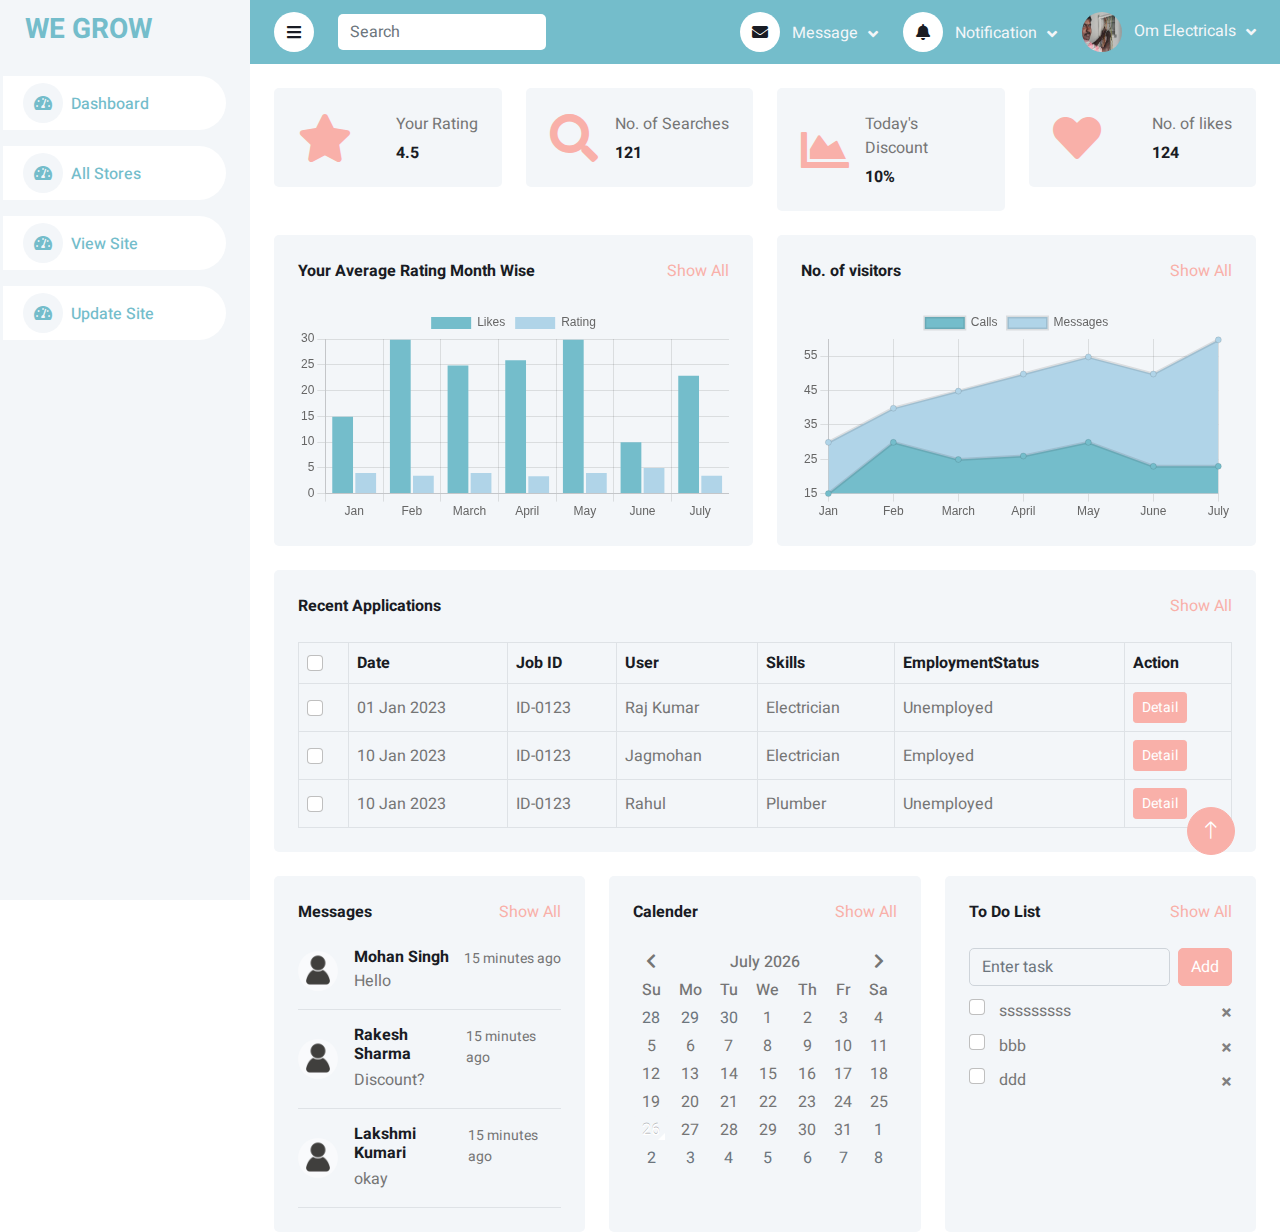
<file: Source Files/Dashboard-WeGrow/index.html>
<!DOCTYPE html>
<html lang="en">

<head>
    <meta charset="utf-8">
    <title>WE-GROW DASHBOARD</title>
    <meta content="width=device-width, initial-scale=1.0" name="viewport">
    <meta content="" name="keywords">
    <meta content="" name="description">

    <!-- Favicon -->
    <link href="img/favicon.ico" rel="icon">

    <!-- Google Web Fonts -->
    <link rel="preconnect" href="https://fonts.googleapis.com">
    <link rel="preconnect" href="https://fonts.gstatic.com" crossorigin>
    <link href="https://fonts.googleapis.com/css2?family=Heebo:wght@400;500;600;700&display=swap" rel="stylesheet">
    
    <!-- Icon Font Stylesheet -->
    <link href="https://cdnjs.cloudflare.com/ajax/libs/font-awesome/5.10.0/css/all.min.css" rel="stylesheet">
    <link href="https://cdn.jsdelivr.net/npm/bootstrap-icons@1.4.1/font/bootstrap-icons.css" rel="stylesheet">

    <!-- Libraries Stylesheet -->
    <link href="lib/owlcarousel/assets/owl.carousel.min.css" rel="stylesheet">
    <link href="lib/tempusdominus/css/tempusdominus-bootstrap-4.min.css" rel="stylesheet" />

    <!-- Customized Bootstrap Stylesheet -->
    <link href="css/bootstrap.min.css" rel="stylesheet">

    <!-- Template Stylesheet -->
    <link href="css/style.css" rel="stylesheet">
</head>

<body>
    <div class="container-xxl position-relative bg-white d-flex p-0">
        <!-- Spinner Start -->
        <div id="spinner" class="show bg-white position-fixed translate-middle w-100 vh-100 top-50 start-50 d-flex align-items-center justify-content-center">
            <div class="spinner-border text-primary" style="width: 3rem; height: 3rem;" role="status">
                <span class="sr-only">Loading...</span>
            </div>
        </div>
        <!-- Spinner End -->


        <!-- Sidebar Start -->
        <div class="sidebar pe-4 pb-3" style="color:#74BDCB;">
            <nav class="navbar bg-light navbar-light" style="color:#74BDCB;">
                <a href="index.html" class="navbar-brand mx-4 mb-3">
                    <h3 style="color:#74BDCB; margin-left:0.5% ;" class="ml-2 text-center">WE GROW</h3>
                </a>
                <div class="navbar-nav w-100" style="color:#74BDCB;">
                    <a href="index.html" class="nav-item nav-link active" style="color:#74BDCB;"><i class="fa fa-tachometer-alt me-2" style="color:#74BDCB;"></i>Dashboard</a>
                </div>
                <div class="navbar-nav w-100 mt-3" style="color:#74BDCB;">
                    <a href="C:\xampp\htdocs\ip_front\home.html" class="nav-item nav-link active" style="color:#74BDCB;"><i class="fa fa-tachometer-alt me-2" style="color:#74BDCB;"></i>All Stores</a>
                </div>
                <div class="navbar-nav w-100 mt-3" style="color:#74BDCB;">
                    <a href="C:\xampp\htdocs\ip_front\display.php" class="nav-item nav-link active" style="color:#74BDCB;"><i class="fa fa-tachometer-alt me-2" style="color:#74BDCB;"></i>View Site</a>
                </div>
                <div class="navbar-nav w-100 mt-3" style="color:#74BDCB;">
                    <a href="C:\xampp\htdocs\ip_front\ip_update" class="nav-item nav-link active" style="color:#74BDCB;"><i class="fa fa-tachometer-alt me-2" style="color:#74BDCB;"></i>Update Site</a>
                </div>
            </nav>
        </div>
        <!-- Sidebar End -->


        <!-- Content Start -->
        <div class="content">
            <!-- Navbar Start -->
            <nav class="navbar navbar-expand  sticky-top px-4 py-0"  data-bs-theme="dark" style="background-color:#74BDCB; color:white;">
                <a href="index.html" class="navbar-brand d-flex d-lg-none me-4">
                    <h2 class="text-primary mb-0"><i class="fa fa-hashtag"></i></h2>
                </a>
                <a href="#" class="sidebar-toggler flex-shrink-0">
                    <i class="fa fa-bars text-dark" ></i>
                </a>
                <form class="d-none d-md-flex ms-4">
                    <input class="form-control border-0" type="search" placeholder="Search">
                </form>
                <div class="navbar-nav align-items-center ms-auto">
                    <div class="nav-item dropdown">
                        <a href="#" class="nav-link dropdown-toggle text-light" data-bs-toggle="dropdown">
                            <i class="fa fa-envelope me-lg-2 text-dark"></i>
                            <span class="d-none d-lg-inline-flex text-light">Message</span>
                        </a>
                        <div class="dropdown-menu dropdown-menu-end bg-light border-0 rounded-0 rounded-bottom m-0">
                            <a href="#" class="dropdown-item">
                                <div class="d-flex align-items-center">
                                    <img class="rounded-circle" src="img/user.jpg" alt="" style="width: 40px; height: 40px;">
                                    <div class="ms-2">
                                        <h6 class="fw-normal mb-0">Another user send you a message</h6>
                                        <small>15 minutes ago</small>
                                    </div>
                                </div>
                            </a>
                            <hr class="dropdown-divider">
                            <a href="#" class="dropdown-item">
                                <div class="d-flex align-items-center">
                                    <img class="rounded-circle" src="img/user.jpg" alt="" style="width: 40px; height: 40px;">
                                    <div class="ms-2">
                                        <h6 class="fw-normal mb-0">Another user send you a message</h6>
                                        <small>15 minutes ago</small>
                                    </div>
                                </div>
                            </a>
                            <hr class="dropdown-divider">
                            <a href="#" class="dropdown-item">
                                <div class="d-flex align-items-center">
                                    <img class="rounded-circle" src="img/user.jpg" alt="" style="width: 40px; height: 40px;">
                                    <div class="ms-2">
                                        <h6 class="fw-normal mb-0">Another user send you a message</h6>
                                        <small>15 minutes ago</small>
                                    </div>
                                </div>
                            </a>
                            <hr class="dropdown-divider">
                            <a href="#" class="dropdown-item text-center">See all message</a>
                        </div>
                    </div>
                    <div class="nav-item dropdown">
                        <a href="#" class="nav-link dropdown-toggle text-light" data-bs-toggle="dropdown">
                            <i class="fa fa-bell me-lg-2 text-dark"></i>
                            <span class="d-none d-lg-inline-flex text-light">Notification</span>
                        </a>
                        <div class="dropdown-menu dropdown-menu-end bg-light border-0 rounded-0 rounded-bottom m-0">
                            <a href="#" class="dropdown-item">
                                <h6 class="fw-normal mb-0">Profile updated</h6>
                                <small>15 minutes ago</small>
                            </a>
                            <hr class="dropdown-divider">
                            <a href="#" class="dropdown-item">
                                <h6 class="fw-normal mb-0">New application for job</h6>
                                <small>15 minutes ago</small>
                            </a>
                            <hr class="dropdown-divider">
                            <a href="#" class="dropdown-item">
                                <h6 class="fw-normal mb-0">Password changed</h6>
                                <small>15 minutes ago</small>
                            </a>
                            <hr class="dropdown-divider">
                            <a href="#" class="dropdown-item text-center">See all notifications</a>
                        </div>
                    </div>
                    <div class="nav-item dropdown">
                        <a href="#" class="nav-link dropdown-toggle text-light" data-bs-toggle="dropdown">
                            <img class="rounded-circle me-lg-2" src="img/user.jpeg" alt="" style="width: 40px; height: 40px;">
                            <span class="d-none d-lg-inline-flex text-light">Om Electricals</span>
                        </a>
                        <div class="dropdown-menu dropdown-menu-end bg-light border-0 rounded-0 rounded-bottom m-0">
                            <a href="#" class="dropdown-item">My Profile</a>
                            <a href="#" class="dropdown-item">Settings</a>
                            <a href="#" class="dropdown-item">Log Out</a>
                        </div>
                    </div>
                </div>
            </nav>
            <!-- Navbar End -->


            
            <div class="container-fluid pt-4 px-4">
                <div class="row g-4">
                    <div class="col-sm-6 col-xl-3">
                        <div class="bg-light rounded d-flex align-items-center justify-content-between p-4">
                            <i class="fa fa-star fa-3x text-primary"></i>
                            <div class="ms-3">
                                <p class="mb-2">Your Rating</p>
                                <h6 class="mb-0">4.5</h6>
                            </div>
                        </div>
                    </div>
                    <div class="col-sm-6 col-xl-3">
                        <div class="bg-light rounded d-flex align-items-center justify-content-between p-4">
                            <i class="fa fa-search fa-3x text-primary"></i>
                            <div class="ms-3">
                                <p class="mb-2">No. of Searches</p>
                                <h6 class="mb-0">121</h6>
                            </div>
                        </div>
                    </div>
                    <div class="col-sm-6 col-xl-3">
                        <div class="bg-light rounded d-flex align-items-center justify-content-between p-4">
                            <i class="fa fa-chart-area fa-3x text-primary"></i>
                            <div class="ms-3">
                                <p class="mb-2">Today's Discount</p>
                                <h6 class="mb-0">10%</h6>
                            </div>
                        </div>
                    </div>
                    <div class="col-sm-6 col-xl-3">
                        <div class="bg-light rounded d-flex align-items-center justify-content-between p-4">
                            <i class="fa fa-heart fa-3x text-primary"></i>
                            <div class="ms-3">
                                <p class="mb-2">No. of likes</p>
                                <h6 class="mb-0">124</h6>
                            </div>
                        </div>
                    </div>
                </div>
            </div>
          


            
            <div class="container-fluid pt-4 px-4">
                <div class="row g-4">
                    <div class="col-sm-12 col-xl-6">
                        <div class="bg-light text-center rounded p-4">
                            <div class="d-flex align-items-center justify-content-between mb-4">
                                <h6 class="mb-0">Your Average Rating Month Wise</h6>
                                <a href="">Show All</a>
                            </div>
                            <canvas id="averageRating" style="color:#74BDCB;"></canvas>
                        </div>
                    </div>
                    <div class="col-sm-12 col-xl-6">
                        <div class="bg-light text-center rounded p-4">
                            <div class="d-flex align-items-center justify-content-between mb-4">
                                <h6 class="mb-0">No. of visitors</h6>
                                <a href="">Show All</a>
                            </div>
                            <canvas id="approach"></canvas>
                        </div>
                    </div>
                </div>
            </div>
        


            <div class="container-fluid pt-4 px-4">
                <div class="bg-light text-center rounded p-4">
                    <div class="d-flex align-items-center justify-content-between mb-4">
                        <h6 class="mb-0">Recent Applications</h6>
                        <a href="">Show All</a>
                    </div>
                    <div class="table-responsive">
                        <table class="table text-start align-middle table-bordered table-hover mb-0">
                            <thead>
                                <tr class="text-dark">
                                    <th scope="col"><input class="form-check-input" type="checkbox"></th>
                                    <th scope="col">Date</th>
                                    <th scope="col">Job ID</th>
                                    <th scope="col">User</th>
                                    <th scope="col">Skills</th>
                                    <th scope="col">EmploymentStatus</th>
                                    <th scope="col">Action</th>
                                </tr>
                            </thead>
                            <tbody>
                                <tr>
                                    <td><input class="form-check-input" type="checkbox"></td>
                                    <td>01 Jan 2023</td>
                                    <td>ID-0123</td>
                                    <td>Raj Kumar</td>
                                    <td>Electrician</td>
                                    <td>Unemployed</td>
                                    <td><a class="btn btn-sm btn-primary" href="">Detail</a></td>
                                </tr>
                                <tr>
                                    <td><input class="form-check-input" type="checkbox"></td>
                                    <td>10 Jan 2023</td>
                                    <td>ID-0123</td>
                                    <td>Jagmohan</td>
                                    <td>Electrician</td>
                                    <td>Employed</td>
                                    <td><a class="btn btn-sm btn-primary" href="">Detail</a></td>
                                </tr>
                                <tr>
                                    <td><input class="form-check-input" type="checkbox"></td>
                                    <td>10 Jan 2023</td>
                                    <td>ID-0123</td>
                                    <td>Rahul</td>
                                    <td>Plumber</td>
                                    <td>Unemployed</td>
                                    <td><a class="btn btn-sm btn-primary" href="">Detail</a></td>
                                </tr>
                            </tbody>
                        </table>
                    </div>
                </div>
            </div>


            <!-- Widgets Start -->
            <div class="container-fluid pt-4 px-4">
                <div class="row g-4">
                    <div class="col-sm-12 col-md-6 col-xl-4">
                        <div class="h-100 bg-light rounded p-4">
                            <div class="d-flex align-items-center justify-content-between mb-2">
                                <h6 class="mb-0">Messages</h6>
                                <a href="">Show All</a>
                            </div>
                            <div class="d-flex align-items-center border-bottom py-3">
                                <img class="rounded-circle flex-shrink-0" src="img/user.jpg" alt="" style="width: 40px; height: 40px;">
                                <div class="w-100 ms-3">
                                    <div class="d-flex w-100 justify-content-between">
                                        <h6 class="mb-0">Mohan Singh</h6>
                                        <small>15 minutes ago</small>
                                    </div>
                                    <span>Hello</span>
                                </div>
                            </div>
                            <div class="d-flex align-items-center border-bottom py-3">
                                <img class="rounded-circle flex-shrink-0" src="img/user.jpg" alt="" style="width: 40px; height: 40px;">
                                <div class="w-100 ms-3">
                                    <div class="d-flex w-100 justify-content-between">
                                        <h6 class="mb-0">Rakesh Sharma</h6>
                                        <small>15 minutes ago</small>
                                    </div>
                                    <span>Discount?</span>
                                </div>
                            </div>
                            <div class="d-flex align-items-center border-bottom py-3">
                                <img class="rounded-circle flex-shrink-0" src="img/user.jpg" alt="" style="width: 40px; height: 40px;">
                                <div class="w-100 ms-3">
                                    <div class="d-flex w-100 justify-content-between">
                                        <h6 class="mb-0">Lakshmi Kumari</h6>
                                        <small>15 minutes ago</small>
                                    </div>
                                    <span>okay</span>
                                </div>
                            </div>
                        </div>
                    </div>
                    <div class="col-sm-12 col-md-6 col-xl-4">
                        <div class="h-100 bg-light rounded p-4">
                            <div class="d-flex align-items-center justify-content-between mb-4">
                                <h6 class="mb-0">Calender</h6>
                                <a href="">Show All</a>
                            </div>
                            <div id="calender"></div>
                        </div>
                    </div>
                    <div class="col-sm-12 col-md-6 col-xl-4">
                        <div class="h-100 bg-light rounded p-4">
                            <div class="d-flex align-items-center justify-content-between mb-4">
                                <h6 class="mb-0">To Do List</h6>
                                <a href="">Show All</a>
                            </div>




<style type="text/css">
    input[type=checkbox]:checked + span.strikethrough{
  text-decoration: line-through;
}

</style>





                            <div id="myDIV" class="d-flex mb-2 header">
                                <input class="form-control bg-transparent" id="myInput" type="text" placeholder="Enter task">
                                <span type="button" onclick="newElement()" class="addBtn btn btn-primary ms-2">Add</span>
                            </div>
                            <style type="text/css">
                                .strikethrough{ margin-left: 4%; }
                                .a{
                                    margin-bottom: 4%;
                                }
                                .close{
                                    color: gray;
                                    font-weight: bold;
                                    float: right;
                                    font-size: 1.2rem;
                                }
                            </style>
                            <ul id="myUL" style="list-style-type: none; margin-top:5%;padding-left: 0;">
  <li class="a"><input type="checkbox" class="form-check-input m-0"/>
             <span class="strikethrough">sssssssss</span></li>
  <li class="a"><input type="checkbox" class="form-check-input m-0"/>
             <span class="strikethrough">bbb</span></li>
             <li class="a"><input type="checkbox" class="form-check-input m-0"/>
             <span class="strikethrough">ddd</span></li>
</ul>


                           
                        </div>
                    </div>
                </div>
            </div>
            <!-- Widgets End -->

        </div>
        <!-- Content End -->


        <!-- Back to Top -->
        <a href="#" class="btn btn-lg btn-primary btn-lg-square back-to-top"><i class="bi bi-arrow-up"></i></a>
    </div>
<script type="text/javascript">
    
// Create a "close" button and append it to each list item
var myNodelist = document.getElementsByClassName("a");
var i;
for (i = 0; i < myNodelist.length; i++) {
  var span = document.createElement("SPAN");
  var txt = document.createTextNode("\u00D7");
  span.className = "close";
  span.appendChild(txt);
  myNodelist[i].appendChild(span);
}

// Click on a close button to hide the current list item
var close = document.getElementsByClassName("close");
var i;
for (i = 0; i < close.length; i++) {
  close[i].onclick = function() {
    var div = this.parentElement;
    div.style.display = "none";
  }
}

// Add a "checked" symbol when clicking on a list item


// Create a new list item when clicking on the "Add" button
function newElement() {
  var li = document.createElement("li");

  
  var input=document.createElement("INPUT");
  input.type="checkbox";
  input.className="form-check-input m-0";
 li.appendChild(input);
 
  var span1 = document.createElement("SPAN");
  
  var inputValue1 = document.getElementById("myInput").value;
  var txt1 = document.createTextNode(inputValue1);
  span1.className = "strikethrough";
  span1.appendChild(txt1);
  li.appendChild(span1);

 if (inputValue1 === '') {
    alert("You must write something!");
  } else {
    document.getElementById("myUL").appendChild(li);
  }
  document.getElementById("myInput").value = "";


  var span = document.createElement("SPAN");
  var txt = document.createTextNode("\u00D7");
  span.className = "close";
  span.appendChild(txt);
  li.appendChild(span);

  for (i = 0; i < close.length; i++) {
    close[i].onclick = function() {
      var div = this.parentElement;
      div.style.display = "none";
    }
  }
}

</script>
    <!-- JavaScript Libraries -->
    <script src="https://code.jquery.com/jquery-3.4.1.min.js"></script>
    <script src="https://cdn.jsdelivr.net/npm/bootstrap@5.0.0/dist/js/bootstrap.bundle.min.js"></script>
    <script src="lib/chart/chart.min.js"></script>
    <script src="lib/easing/easing.min.js"></script>
    <script src="lib/waypoints/waypoints.min.js"></script>
    <script src="lib/owlcarousel/owl.carousel.min.js"></script>
    <script src="lib/tempusdominus/js/moment.min.js"></script>
    <script src="lib/tempusdominus/js/moment-timezone.min.js"></script>
    <script src="lib/tempusdominus/js/tempusdominus-bootstrap-4.min.js"></script>

    <!-- Template Javascript -->
    <script src="js/main.js"></script>
</body>

</html>
</file>
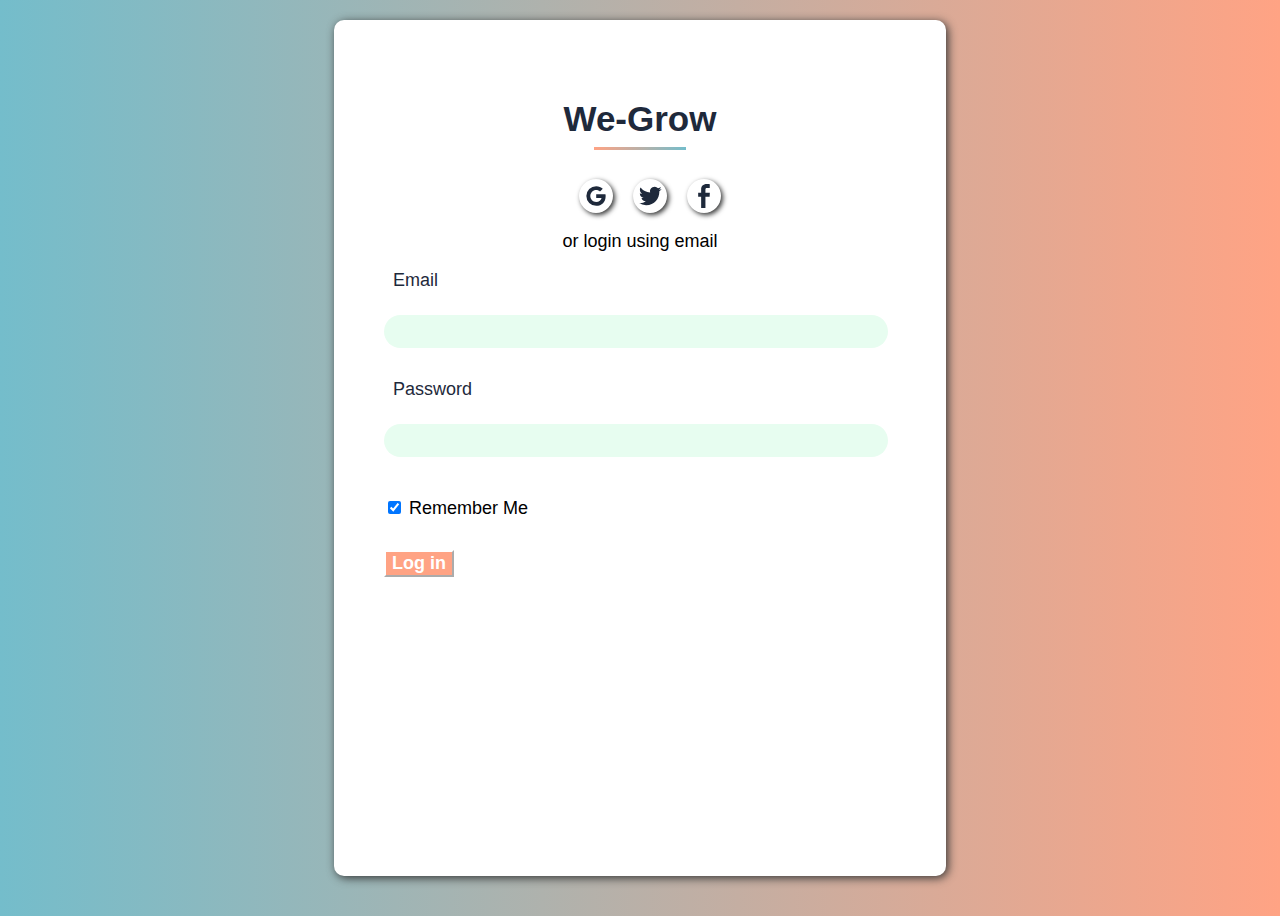
<file: Source Files/Reg-pages/Reg-pages/Login Page/index.html>
<!DOCTYPE html>
<html lang="en">
<head>
  <meta charset="UTF-8">
  <meta http-equiv="X-UA-Compatible" content="IE=edge">
  <meta name="viewport" content="width=device-width, initial-scale=1.0">
  <title>Login-Page</title>
  <link rel="stylesheet" href="style.css">
</head>
<body>
  <div class="container">
      <div class="item-container">
          <h2 class="log-in"> We-Grow</h2>
      </div>
      <div class="item-container">
          <button>
              <svg xmlns="http://www.w3.org/2000/svg" xmlns:xlink="http://www.w3.org/1999/xlink"
              aria-hidden="true" role="img" width="24" height="24"
              preserveAspectRatio="xMidYMid meet"
              viewBox="0 0 24 24"><path fill="#1e293b" d="M21.456 10.154c.123.659.19 1.348.19 2.067c0 5.624-3.764 9.623-9.449 9.623A9.841 9.841 0 0 1 2.353 12a9.841 9.841 0 0 1 9.844-9.844c2.658 0 4.879.978 6.583 2.566l-2.775 2.775V7.49c-1.033-.984-2.344-1.489-3.808-1.489c-3.248 0-5.888 2.744-5.888 5.993c0 3.248 2.64 5.998 5.888 5.998c2.947 0 4.953-1.685 5.365-3.999h-5.365v-3.839h9.26Z"/></svg>
          </button>
          <button>
              <svg xmlns="http://www.w3.org/2000/svg" xmlns:xlink="http://www.w3.org/1999/xlink"
              aria-hidden="true" role="img" width="24" height="24" preserveAspectRatio="xMidYMid meet"
              viewBox="0 0 24 24"><path fill="#1e293b" d="M23.643 4.937c-.835.37-1.732.62-2.675.733a4.67 4.67 0 0 0 2.048-2.578a9.3 9.3 0 0 1-2.958 1.13a4.66 4.66 0 0 0-7.938 4.25a13.229 13.229 0 0 1-9.602-4.868c-.4.69-.63 1.49-.63 2.342A4.66 4.66 0 0 0 3.96 9.824a4.647 4.647 0 0 1-2.11-.583v.06a4.66 4.66 0 0 0 3.737 4.568a4.692 4.692 0 0 1-2.104.08a4.661 4.661 0 0 0 4.352 3.234a9.348 9.348 0 0 1-5.786 1.995a9.5 9.5 0 0 1-1.112-.065a13.175 13.175 0 0 0 7.14 2.093c8.57 0 13.255-7.098 13.255-13.254c0-.2-.005-.402-.014-.602a9.47 9.47 0 0 0 2.323-2.41l.002-.003Z"/></svg>
          </button>
          <button>
              <svg xmlns="http://www.w3.org/2000/svg" xmlns:xlink="http://www.w3.org/1999/xlink"
              aria-hidden="true" role="img" width="24" height="24" preserveAspectRatio="xMidYMid meet"
              viewBox="0 0 486.037 1000"><path fill="#1e293b" d="M124.074 1000V530.771H0V361.826h124.074V217.525C124.074 104.132 197.365 0 366.243 0C434.619 0 485.18 6.555 485.18 6.555l-3.984 157.766s-51.564-.502-107.833-.502c-60.9 0-70.657 28.065-70.657 74.646v123.361h183.331l-7.977 168.945H302.706V1000H124.074"/></svg>
          </button>
      </div>
      <div class="item-container">
          <p>or login using email</p>
      </div>
      <form class="p-4">
          <div class="form-input">
              <label for="email" class="label" >&ensp;Email</label>
              <br>
              <input type="text"style="width: 95%;" >
          </div>
          <br>
          <div class="form-input">
              <label for="password" class="label">&ensp;Password</label>
              <br>
              <input type="password"style="width: 95%;" >
          </div>
          <br>
          <div class="display-space-between">
              <div>
                  <input type="checkbox" checked>
                  <label for="password" class="chekbox-label" style="font-size:large;">Remember Me</label>
              </div>
              <div >
                 <!--  <p><a href="#"  style="font-size: large;">&emsp;&emsp;&emsp;&emsp;&emsp;&emsp;&emsp;&emsp;&emsp;&emsp;&emsp;&emsp;&emsp;&emsp;&emsp;&emsp;Forget password</a></p> -->
              </div>
              <br>
          </div>
          <br>
          <a href="C:\xampp\htdocs\ip_front_copy\Dashboard-WeGrow\index.html">
          <div id="submit-btn " class="mb-3">
              <button type="button" style="font-size: large; font-weight: 700; background-color: #FFA384; color: white; border-color: white;">Log in</button>
          </div></a>
          <br>
      </form>

  </div>
</body>
</html>
</file>
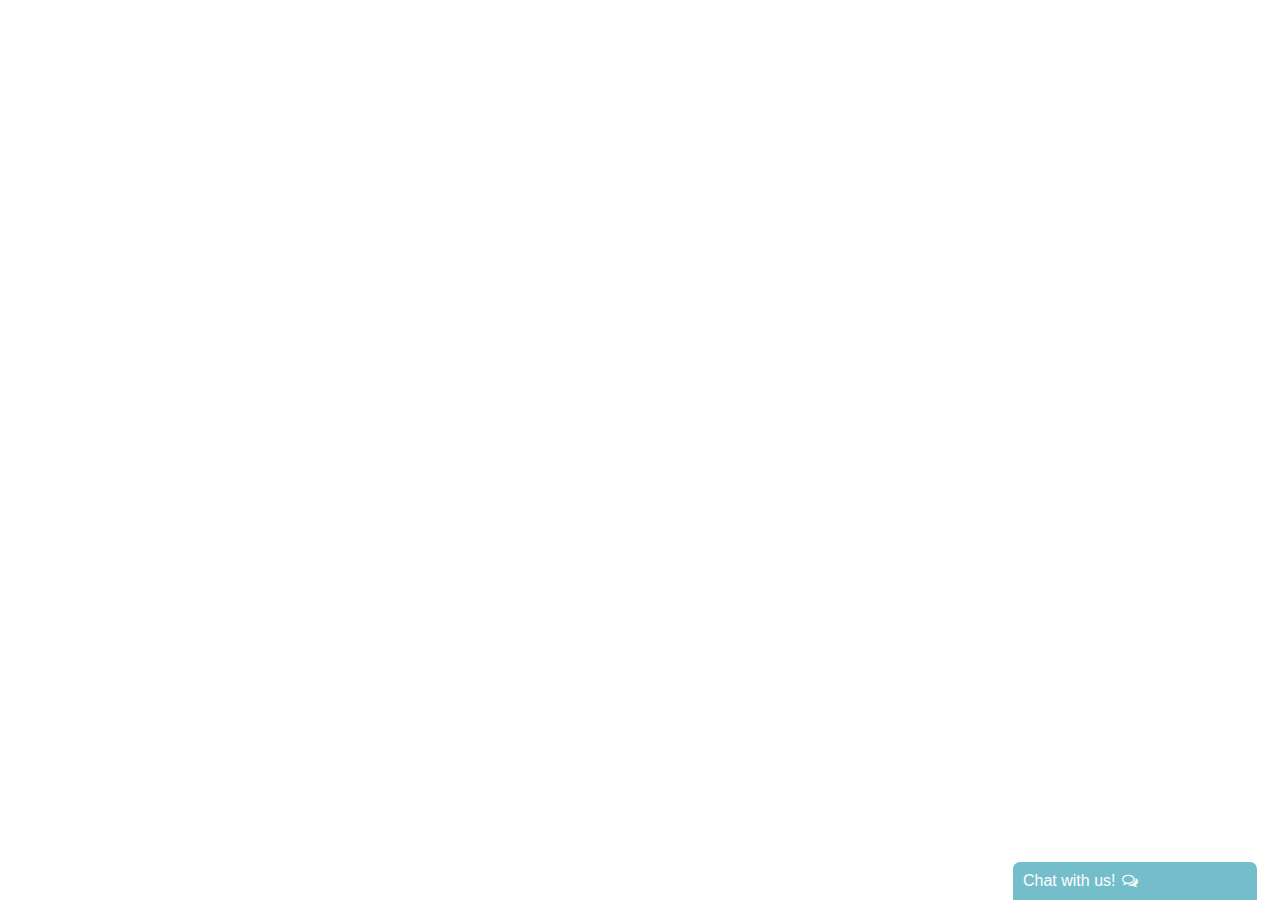
<file: Source Files/chat.html>
<!DOCTYPE html>
<html lang="en">

<head>
    <meta charset="UTF-8">
    <meta http-equiv="X-UA-Compatible" content="IE=edge">
    <meta name="viewport" content="width=device-width, initial-scale=1.0">
    <title>Chat Bot</title>
    <link rel="stylesheet" href="css/chat.css">
    <link rel="stylesheet" href="https://cdnjs.cloudflare.com/ajax/libs/font-awesome/4.7.0/css/font-awesome.min.css">

</head>

<body>
    <!-- CHAT BAR BLOCK -->
    <div class="chat-bar-collapsible">
        <button id="chat-button" type="button" class="collapsible">Chat with us!
            <i id="chat-icon" style="color: #fff;" class="fa fa-fw fa-comments-o"></i>
        </button>

        <div class="content">
            <div class="full-chat-block">
                <!-- Message Container -->
                <div class="outer-container">
                    <div class="chat-container">
                        <!-- Messages -->
                        <div id="chatbox">
                            <h5 id="chat-timestamp"></h5>
                            <p id="botStarterMessage" class="botText"><span>Loading...</span></p>
                        </div>

                        <!-- User input box -->
                        <div class="chat-bar-input-block">
                            <div id="userInput">
                                <input id="textInput" class="input-box" type="text" name="msg"
                                    placeholder="Tap 'Enter' to send a message">
                                <p></p>
                            </div>

                            <div class="chat-bar-icons">
                                <i id="chat-icon" style="color: crimson;" class="fa fa-fw fa-heart"
                                    onclick="heartButton()"></i>
                                <i id="chat-icon" style="color: #333;" class="fa fa-fw fa-send"
                                    onclick="sendButton()"></i>
                            </div>
                        </div>

                        <div id="chat-bar-bottom">
                            <p></p>
                        </div>

                    </div>
                </div>

            </div>
        </div>

    </div>

</body>
 <script src="https://ajax.googleapis.com/ajax/libs/jquery/3.4.1/jquery.min.js"></script> 
<script src="js/responses.js"></script>
<script src="js/chat.js"></script>

</html>
</file>
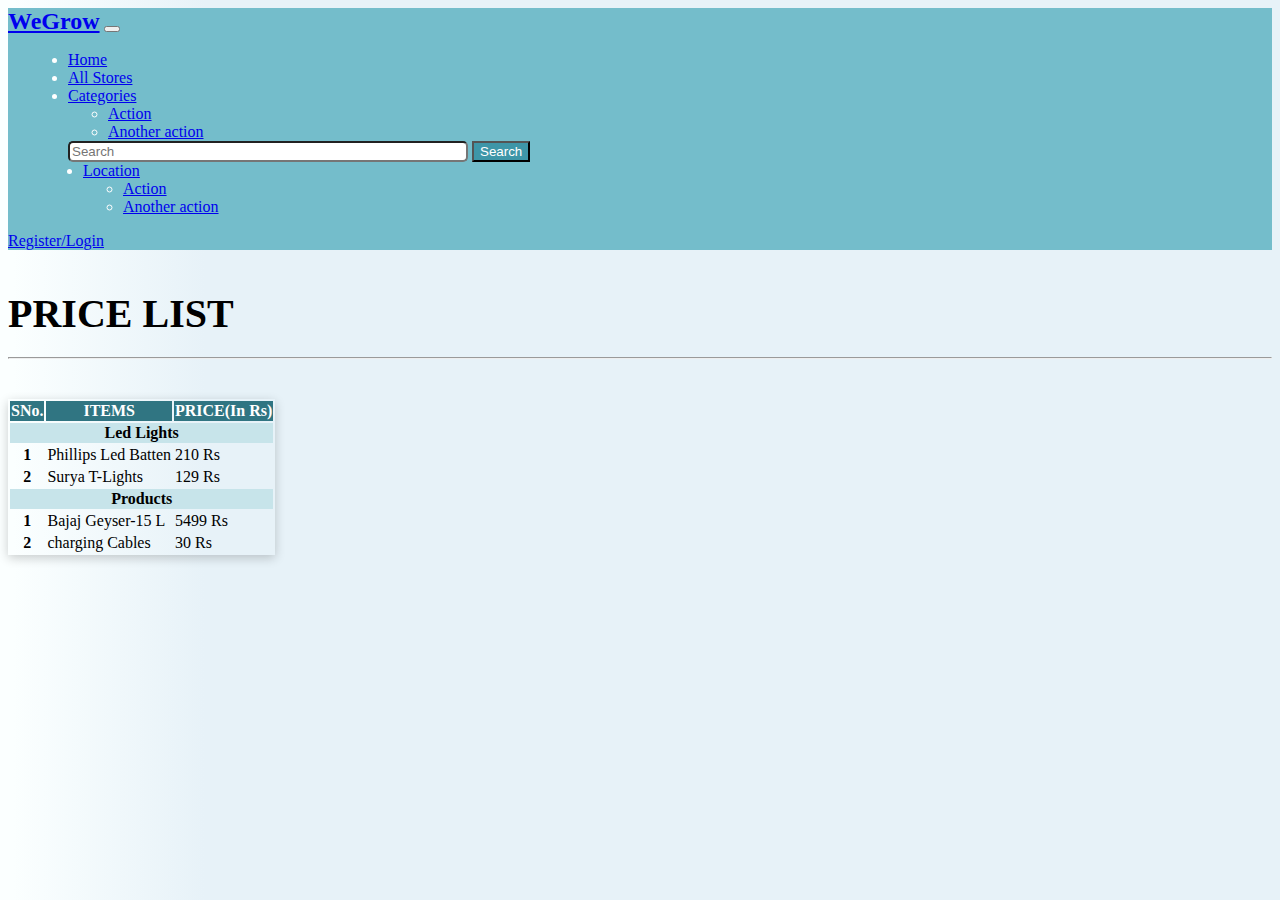
<file: Source Files/pdisp.html>
<!doctype html>
<html lang="en">
  <head>
    <meta charset="utf-8">
    <meta name="viewport" content="width=device-width, initial-scale=1">
    <title>Price List Display</title>
    <link href="https://cdn.jsdelivr.net/npm/bootstrap@5.3.0-alpha1/dist/css/bootstrap.min.css" rel="stylesheet" integrity="sha384-GLhlTQ8iRABdZLl6O3oVMWSktQOp6b7In1Zl3/Jr59b6EGGoI1aFkw7cmDA6j6gD" crossorigin="anonymous">
    <link rel="stylesheet" href="https://cdnjs.cloudflare.com/ajax/libs/font-awesome/6.2.1/css/all.min.css" integrity="sha512-MV7K8+y+gLIBoVD59lQIYicR65iaqukzvf/nwasF0nqhPay5w/9lJmVM2hMDcnK1OnMGCdVK+iQrJ7lzPJQd1w==" crossorigin="anonymous" referrerpolicy="no-referrer" />


<style type="text/css">
   .sc, .pbut{
   background-color: #3e96a8 ;
   color: white;  
}
.sc:hover, .pbut:hover {
    
 background-color: #296470;
 color: white;
}
table{
  box-shadow: 0 3px 10px rgb(0 0 0 / 0.2);
  

  

}
body{
background: rgb(251,255,255);
background: linear-gradient(90deg, rgba(251,255,255,1) 1%, rgba(231,242,248,1) 16%, rgba(231,242,248,1) 91%);

}
.cs{
  background-color:  #c7e4ea;
}
</style>
  </head>

  <body class="bg-light">
      <nav class="navbar navbar-expand-lg " data-bs-theme="dark" style="background-color:#74BDCB; color:white;">
  <div class="container-fluid">
    <a class="navbar-brand " href="#" style="font-weight:bold; font-size: 24px ;">WeGrow</a>
    <button class="navbar-toggler" type="button" data-bs-toggle="collapse" data-bs-target="#navbarSupportedContent" aria-controls="navbarSupportedContent" aria-expanded="false" aria-label="Toggle navigation">
      <span class="navbar-toggler-icon"></span>
    </button>
    <div class="collapse navbar-collapse" id="navbarSupportedContent">
      <ul class="navbar-nav me-auto mb-2 mb-lg-0 " style="margin-left:20px">
        <li class="nav-item">
          <a class="nav-link " aria-current="page" href="#">Home</a>
        </li>
        <li class="nav-item">
          <a class="nav-link" href="#">All Stores</a>
        </li>
        <li class="nav-item dropdown " style="margin-right: 20px;">
          <a class="nav-link dropdown-toggle " href="#" role="button" data-bs-toggle="dropdown" aria-expanded="false">
            Categories
          </a>
          <ul class="dropdown-menu">
            <li><a class="dropdown-item" href="#">Action</a></li>
            <li><a class="dropdown-item" href="#">Another action</a></li>
            
          </ul>
        </li>
<form class="d-flex" role="search"> 
         <input class=" me-2 search px-3 border-0" type="search" placeholder="Search" aria-label="Search" style="width: 400px; border-radius: 5px;">
        <button class="btn  sc" type="submit">Search</button> </form>
           <li class="nav-item dropdown" style="margin-left:15px">
          <a class="nav-link dropdown-toggle" href="#" role="button" data-bs-toggle="dropdown" aria-expanded="false">
            Location
          </a>
          <ul class="dropdown-menu">
            <li><a class="dropdown-item" href="#">Action</a></li>
            <li><a class="dropdown-item" href="#">Another action</a></li>
            
          </ul>
        </li>
      </ul>

      
<li class="nav-item d-flex" style="margin-right:10px">
          <a class="nav-link" href="#">Register/Login</a>
        </li>
    </div>
  </div>
</nav>
    
    <h3 class=" m-4 text-center p-3 text-dark" style="font-size:40px"><strong>
      PRICE LIST <hr>

    </strong>
    </h3>

    <table class="table table-bordered container my-5 bg-light" >
  <thead>
    <tr style="background-color:  #307582; color:white;" class="text-center">
      <th scope="col">SNo.</th>
      <th scope="col">ITEMS</th>
      <th scope="col">PRICE(In Rs)</th>
      
    </tr>
  </thead>
  <tbody>
     <tr class="cs">
      <th colspan="3" class="text-center  ">Led Lights</th>
    </tr>
    <tr>
      <th scope="row">1</th>
      <td>Phillips Led Batten</td>
      <td>210 Rs</td>
     
    </tr>
    <tr>
      <th scope="row">2</th>
      <td>Surya T-Lights</td>
      <td>129 Rs</td>
     
    </tr>
  
     
    </tr>
    <tr class="cs">
     
      <th colspan="3" class="text-center ">Products</th>
      
    </tr>
        <tr>
      <th scope="row">1</th>
      <td>Bajaj Geyser-15 L</td>
      <td>5499 Rs</td>
     
    </tr>
    <tr>
      <th scope="row">2</th>
      <td>charging Cables </td>
      <td>30 Rs</td>
     
    </tr>
 
  </tbody>
</table>


    <script src="https://cdn.jsdelivr.net/npm/bootstrap@5.3.0-alpha1/dist/js/bootstrap.bundle.min.js" integrity="sha384-w76AqPfDkMBDXo30jS1Sgez6pr3x5MlQ1ZAGC+nuZB+EYdgRZgiwxhTBTkF7CXvN" crossorigin="anonymous"></script>
    <script src="https://cdn.jsdelivr.net/npm/@popperjs/core@2.11.6/dist/umd/popper.min.js" integrity="sha384-oBqDVmMz9ATKxIep9tiCxS/Z9fNfEXiDAYTujMAeBAsjFuCZSmKbSSUnQlmh/jp3" crossorigin="anonymous"></script>
<script src="https://cdn.jsdelivr.net/npm/bootstrap@5.3.0-alpha1/dist/js/bootstrap.min.js" integrity="sha384-mQ93GR66B00ZXjt0YO5KlohRA5SY2XofN4zfuZxLkoj1gXtW8ANNCe9d5Y3eG5eD" crossorigin="anonymous"></script>

  </body>
</html>
</file>
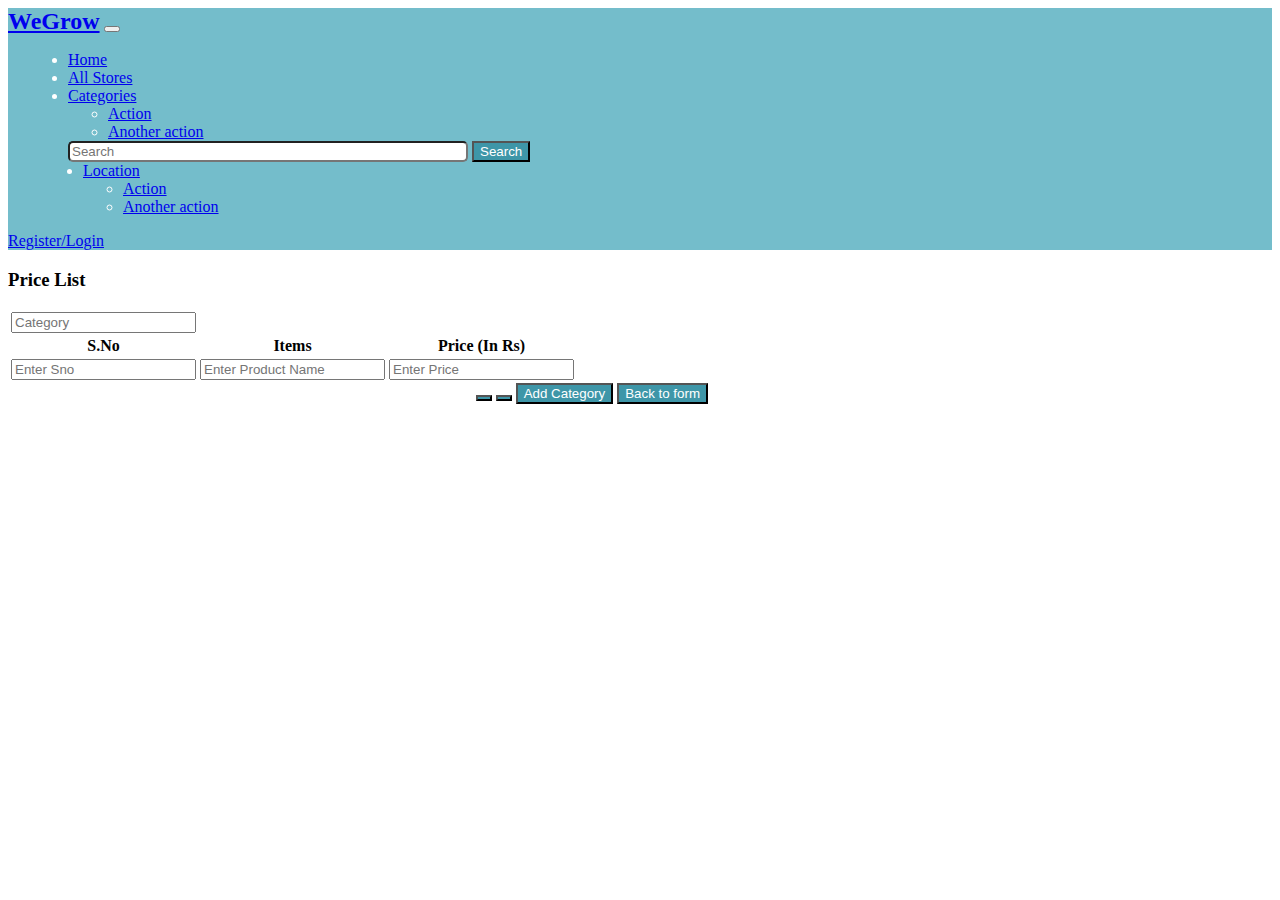
<file: Source Files/prices.html>
<!doctype html>
<html lang="en">
  <head>
    <meta charset="utf-8">
    <meta name="viewport" content="width=device-width, initial-scale=1">
    <title> Create Price List</title>
    <link href="https://cdn.jsdelivr.net/npm/bootstrap@5.3.0-alpha1/dist/css/bootstrap.min.css" rel="stylesheet" integrity="sha384-GLhlTQ8iRABdZLl6O3oVMWSktQOp6b7In1Zl3/Jr59b6EGGoI1aFkw7cmDA6j6gD" crossorigin="anonymous">
    <link rel="stylesheet" href="https://cdnjs.cloudflare.com/ajax/libs/font-awesome/6.2.1/css/all.min.css" integrity="sha512-MV7K8+y+gLIBoVD59lQIYicR65iaqukzvf/nwasF0nqhPay5w/9lJmVM2hMDcnK1OnMGCdVK+iQrJ7lzPJQd1w==" crossorigin="anonymous" referrerpolicy="no-referrer" />

    <script type="text/javascript">
function addRows(){ 
  var table = document.getElementById('tbl');
  var rowCount = table.rows.length;
  var cellCount = table.rows[0].cells.length; 
  var row = table.insertRow(rowCount);
  for(var i =0; i <= cellCount+1; i++){
    var cell = 'cell'+i;
    cell = row.insertCell(i);
    var copycel = document.getElementById('col'+i).innerHTML;
    cell.innerHTML=copycel;
   
  }
}
function deleteRows(){
  var table = document.getElementById('tbl');
  var rowCount = table.rows.length;
  if(rowCount > '3'){
    var row = table.deleteRow(rowCount-1);
    rowCount--;
  }
  else{
    alert('There should be atleast one row');
  }
}

 function cloneRow() {
      var row = document.getElementById("rc"); // find row to copy
      var table = document.getElementById("tbl"); // find table to append to
      var clone = row.cloneNode(true); // copy children too
      clone.id = "newID"; // change id or other attributes/contents
      table.appendChild(clone); // add new row to end of table
    }
</script>
<style type="text/css">
   .sc, .pbut{
   background-color: #3e96a8 ;
   color: white;  
}
.sc:hover, .pbut:hover {
    
 background-color: #296470;
 color: white;
}
</style>
  </head>

  <body class="bg-light">
      <nav class="navbar navbar-expand-lg " data-bs-theme="dark" style="background-color:#74BDCB; color:white;">
  <div class="container-fluid">
    <a class="navbar-brand " href="#" style="font-weight:bold; font-size: 24px ;">WeGrow</a>
    <button class="navbar-toggler" type="button" data-bs-toggle="collapse" data-bs-target="#navbarSupportedContent" aria-controls="navbarSupportedContent" aria-expanded="false" aria-label="Toggle navigation">
      <span class="navbar-toggler-icon"></span>
    </button>
    <div class="collapse navbar-collapse" id="navbarSupportedContent">
      <ul class="navbar-nav me-auto mb-2 mb-lg-0 " style="margin-left:20px">
        <li class="nav-item">
          <a class="nav-link " aria-current="page" href="#">Home</a>
        </li>
        <li class="nav-item">
          <a class="nav-link" href="#">All Stores</a>
        </li>
        <li class="nav-item dropdown " style="margin-right: 20px;">
          <a class="nav-link dropdown-toggle " href="#" role="button" data-bs-toggle="dropdown" aria-expanded="false">
            Categories
          </a>
          <ul class="dropdown-menu">
            <li><a class="dropdown-item" href="#">Action</a></li>
            <li><a class="dropdown-item" href="#">Another action</a></li>
            
          </ul>
        </li>
<form class="d-flex" role="search"> 
         <input class=" me-2 search px-3 border-0" type="search" placeholder="Search" aria-label="Search" style="width: 400px; border-radius: 5px;">
        <button class="btn  sc" type="submit">Search</button> </form>
           <li class="nav-item dropdown" style="margin-left:15px">
          <a class="nav-link dropdown-toggle" href="#" role="button" data-bs-toggle="dropdown" aria-expanded="false">
            Location
          </a>
          <ul class="dropdown-menu">
            <li><a class="dropdown-item" href="#">Action</a></li>
            <li><a class="dropdown-item" href="#">Another action</a></li>
            
          </ul>
        </li>
      </ul>

      
<li class="nav-item d-flex" style="margin-right:10px">
          <a class="nav-link" href="#">Register/Login</a>
        </li>

   
    </div>
  </div>
</nav>
    <h3 class="m-4 text-center"><strong>Price List</strong></h3>
    <div class="container">
      
      <form>
      <table class="table " id="tbl">
        <tr id="rc">
      
      <td colspan="3" class="table-active " ><input type="text" placeholder="Category"  class="form-control"></td>
      
    </tr>
       
        <tr>
          <th>S.No</th>
          <th>Items</th>
          <th>Price (In Rs)</th>
          
        </tr>
      
         <tr>
          <td id="col0" class="mx-3" ><input type="text" placeholder="Enter Sno"  class="form-control"></td>
          <td id="col1"><input type="text" placeholder="Enter Product Name"  class="form-control"></td>
          <td id="col2"><input type="text"  placeholder="Enter Price" class="form-control"></td>
          
        </tr>
        
      </table>
      <div style="margin-left:37%"> 
      
     <button type="button" class="btn pbut" onclick="addRows()">
     <i class="fa-solid fa-plus"></i></button>
     <button type="button" class="btn pbut" onclick="deleteRows()">
     <i class="fa-solid fa-minus"></i></button>
     <button type="button" class="btn pbut" id="button" onclick="cloneRow()"> Add Category</button> 
    <a href="ip_form.php"> <button type="button" class="btn pbut"> Back to form </button>  </a>
      </div>
    </form>
   
  
    </div>

    <script src="https://cdn.jsdelivr.net/npm/bootstrap@5.3.0-alpha1/dist/js/bootstrap.bundle.min.js" integrity="sha384-w76AqPfDkMBDXo30jS1Sgez6pr3x5MlQ1ZAGC+nuZB+EYdgRZgiwxhTBTkF7CXvN" crossorigin="anonymous"></script>
    <script src="https://cdn.jsdelivr.net/npm/@popperjs/core@2.11.6/dist/umd/popper.min.js" integrity="sha384-oBqDVmMz9ATKxIep9tiCxS/Z9fNfEXiDAYTujMAeBAsjFuCZSmKbSSUnQlmh/jp3" crossorigin="anonymous"></script>
<script src="https://cdn.jsdelivr.net/npm/bootstrap@5.3.0-alpha1/dist/js/bootstrap.min.js" integrity="sha384-mQ93GR66B00ZXjt0YO5KlohRA5SY2XofN4zfuZxLkoj1gXtW8ANNCe9d5Y3eG5eD" crossorigin="anonymous"></script>

  </body>
</html>
</file>
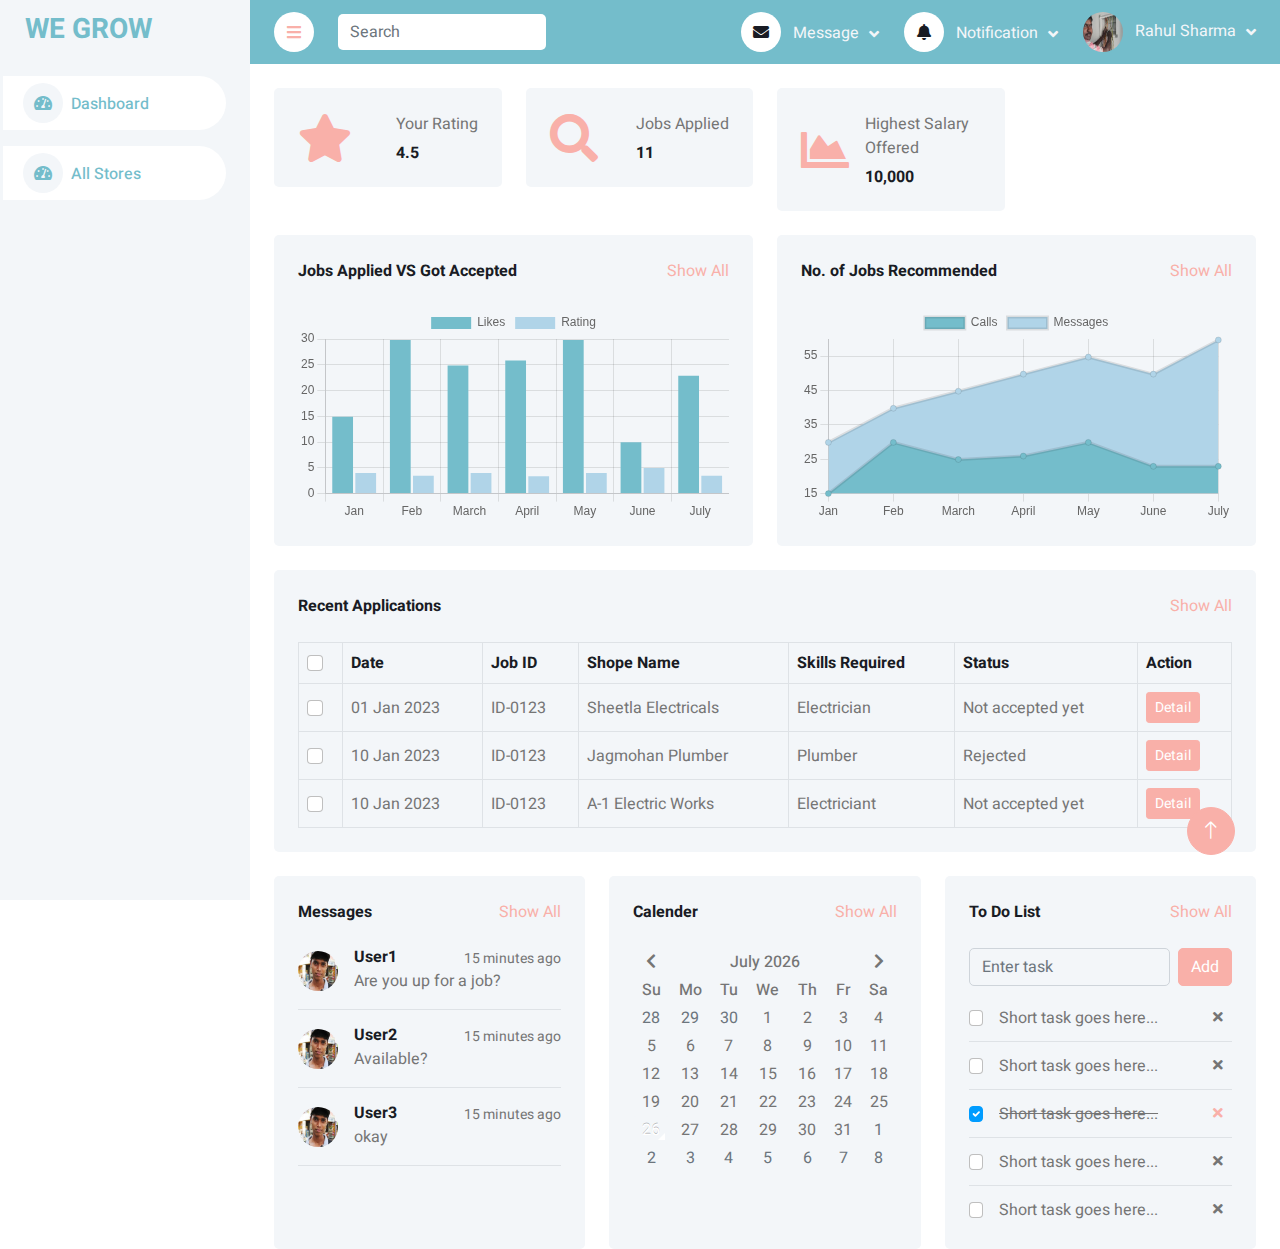
<file: Source Files/Dashboard-WeGrow/index (Applicant).html>
<!DOCTYPE html>
<html lang="en">

<head>
    <meta charset="utf-8">
    <title>WE-GROW DASHBOARD</title>
    <meta content="width=device-width, initial-scale=1.0" name="viewport">
    <meta content="" name="keywords">
    <meta content="" name="description">

    <!-- Favicon -->
    <link href="img/favicon.ico" rel="icon">

    <!-- Google Web Fonts -->
    <link rel="preconnect" href="https://fonts.googleapis.com">
    <link rel="preconnect" href="https://fonts.gstatic.com" crossorigin>
    <link href="https://fonts.googleapis.com/css2?family=Heebo:wght@400;500;600;700&display=swap" rel="stylesheet">
    
    <!-- Icon Font Stylesheet -->
    <link href="https://cdnjs.cloudflare.com/ajax/libs/font-awesome/5.10.0/css/all.min.css" rel="stylesheet">
    <link href="https://cdn.jsdelivr.net/npm/bootstrap-icons@1.4.1/font/bootstrap-icons.css" rel="stylesheet">

    <!-- Libraries Stylesheet -->
    <link href="lib/owlcarousel/assets/owl.carousel.min.css" rel="stylesheet">
    <link href="lib/tempusdominus/css/tempusdominus-bootstrap-4.min.css" rel="stylesheet" />

    <!-- Customized Bootstrap Stylesheet -->
    <link href="css/bootstrap.min.css" rel="stylesheet">

    <!-- Template Stylesheet -->
    <link href="css/style.css" rel="stylesheet">
</head>

<body>
    <div class="container-xxl position-relative bg-white d-flex p-0">
        <!-- Spinner Start -->
        <div id="spinner" class="show bg-white position-fixed translate-middle w-100 vh-100 top-50 start-50 d-flex align-items-center justify-content-center">
            <div class="spinner-border text-primary" style="width: 3rem; height: 3rem;" role="status">
                <span class="sr-only">Loading...</span>
            </div>
        </div>
        <!-- Spinner End -->


        <!-- Sidebar Start -->
       <div class="sidebar pe-4 pb-3" style="color:#74BDCB;">
            <nav class="navbar bg-light navbar-light" style="color:#74BDCB;">
                <a href="index.html" class="navbar-brand mx-4 mb-3">
                    <h3 style="color:#74BDCB; margin-left:0.5% ;" class="ml-2 text-center">WE GROW</h3>
                </a>
                <div class="navbar-nav w-100" style="color:#74BDCB;">
                    <a href="index.html" class="nav-item nav-link active" style="color:#74BDCB;"><i class="fa fa-tachometer-alt me-2" style="color:#74BDCB;"></i>Dashboard</a>
                </div>
                <div class="navbar-nav w-100 mt-3" style="color:#74BDCB;">
                    <a href="C:\xampp\htdocs\ip_front\home.html" class="nav-item nav-link active" style="color:#74BDCB;"><i class="fa fa-tachometer-alt me-2" style="color:#74BDCB;"></i>All Stores</a>
                </div>
            </nav>
        </div>
        <!-- Sidebar End -->


        <!-- Content Start -->
        <div class="content">
            <!-- Navbar Start -->
                        <nav class="navbar navbar-expand  sticky-top px-4 py-0"  data-bs-theme="dark" style="background-color:#74BDCB; color:white;">
                <a href="index.html" class="navbar-brand d-flex d-lg-none me-4">
                    <h2 class="text-primary mb-0"><i class="fa fa-hashtag"></i></h2>
                </a>
                <a href="#" class="sidebar-toggler flex-shrink-0">
                    <i class="fa fa-bars"></i>
                </a>
                <form class="d-none d-md-flex ms-4">
                    <input class="form-control border-0" type="search" placeholder="Search">
                </form>
                <div class="navbar-nav align-items-center ms-auto">
                    <div class="nav-item dropdown">
                        <a href="#" class="nav-link dropdown-toggle text-light" data-bs-toggle="dropdown">
                            <i class="fa fa-envelope me-lg-2 text-dark"></i>
                            <span class="d-none d-lg-inline-flex text-light">Message</span>
                        </a>
                        <div class="dropdown-menu dropdown-menu-end bg-light border-0 rounded-0 rounded-bottom m-0">
                            <a href="#" class="dropdown-item">
                                <div class="d-flex align-items-center">
                                    <img class="rounded-circle" src="img/user.jpg" alt="" style="width: 40px; height: 40px;">
                                    <div class="ms-2">
                                        <h6 class="fw-normal mb-0">Another user send you a message</h6>
                                        <small>15 minutes ago</small>
                                    </div>
                                </div>
                            </a>
                            <hr class="dropdown-divider">
                            <a href="#" class="dropdown-item">
                                <div class="d-flex align-items-center">
                                    <img class="rounded-circle" src="img/user.jpg" alt="" style="width: 40px; height: 40px;">
                                    <div class="ms-2">
                                        <h6 class="fw-normal mb-0">Another user send you a message</h6>
                                        <small>15 minutes ago</small>
                                    </div>
                                </div>
                            </a>
                            <hr class="dropdown-divider">
                            <a href="#" class="dropdown-item">
                                <div class="d-flex align-items-center">
                                    <img class="rounded-circle" src="img/user.jpg" alt="" style="width: 40px; height: 40px;">
                                    <div class="ms-2">
                                        <h6 class="fw-normal mb-0">Another user send you a message</h6>
                                        <small>15 minutes ago</small>
                                    </div>
                                </div>
                            </a>
                            <hr class="dropdown-divider">
                            <a href="#" class="dropdown-item text-center">See all message</a>
                        </div>
                    </div>
                    <div class="nav-item dropdown">
                        <a href="#" class="nav-link dropdown-toggle text-light" data-bs-toggle="dropdown">
                            <i class="fa fa-bell me-lg-2 text-dark"></i>
                            <span class="d-none d-lg-inline-flex text-light">Notification</span>
                        </a>
                        <div class="dropdown-menu dropdown-menu-end bg-light border-0 rounded-0 rounded-bottom m-0">
                            <a href="#" class="dropdown-item">
                                <h6 class="fw-normal mb-0">Profile updated</h6>
                                <small>15 minutes ago</small>
                            </a>
                            <hr class="dropdown-divider">
                            <a href="#" class="dropdown-item">
                                <h6 class="fw-normal mb-0">New application for job</h6>
                                <small>15 minutes ago</small>
                            </a>
                            <hr class="dropdown-divider">
                            <a href="#" class="dropdown-item">
                                <h6 class="fw-normal mb-0">Password changed</h6>
                                <small>15 minutes ago</small>
                            </a>
                            <hr class="dropdown-divider">
                            <a href="#" class="dropdown-item text-center">See all notifications</a>
                        </div>
                    </div>
                    <div class="nav-item dropdown">
                        <a href="#" class="nav-link dropdown-toggle text-light" data-bs-toggle="dropdown">
                            <img class="rounded-circle me-lg-2" src="img/user.jpeg" alt="" style="width: 40px; height: 40px;">
                            <span class="d-none d-lg-inline-flex text-light">Rahul Sharma</span>
                        </a>
                        <div class="dropdown-menu dropdown-menu-end bg-light border-0 rounded-0 rounded-bottom m-0">
                            <a href="#" class="dropdown-item">My Profile</a>
                            <a href="#" class="dropdown-item">Settings</a>
                            <a href="#" class="dropdown-item">Log Out</a>
                        </div>
                    </div>
                </div>
            </nav>
            <!-- Navbar End -->


            
            <div class="container-fluid pt-4 px-4">
                <div class="row g-4">
                    <div class="col-sm-6 col-xl-3">
                        <div class="bg-light rounded d-flex align-items-center justify-content-between p-4">
                            <i class="fa fa-star fa-3x text-primary"></i>
                            <div class="ms-3">
                                <p class="mb-2">Your Rating</p>
                                <h6 class="mb-0">4.5</h6>
                            </div>
                        </div>
                    </div>
                    <div class="col-sm-6 col-xl-3">
                        <div class="bg-light rounded d-flex align-items-center justify-content-between p-4">
                            <i class="fa fa-search fa-3x text-primary"></i>
                            <div class="ms-3">
                                <p class="mb-2">Jobs Applied</p>
                                <h6 class="mb-0">11</h6>
                            </div>
                        </div>
                    </div>
                    <div class="col-sm-6 col-xl-3">
                        <div class="bg-light rounded d-flex align-items-center justify-content-between p-4">
                            <i class="fa fa-chart-area fa-3x text-primary"></i>
                            <div class="ms-3">
                                <p class="mb-2">Highest Salary Offered</p>
                                <h6 class="mb-0">10,000</h6>
                            </div>
                        </div>
                    </div>
                </div>
            </div>
          


            
            <div class="container-fluid pt-4 px-4">
                <div class="row g-4">
                    <div class="col-sm-12 col-xl-6">
                        <div class="bg-light text-center rounded p-4">
                            <div class="d-flex align-items-center justify-content-between mb-4">
                                <h6 class="mb-0">Jobs Applied VS Got Accepted</h6>
                                <a href="">Show All</a>
                            </div>
                            <canvas id="averageRating"></canvas>
                        </div>
                    </div>
                    <div class="col-sm-12 col-xl-6">
                        <div class="bg-light text-center rounded p-4">
                            <div class="d-flex align-items-center justify-content-between mb-4">
                                <h6 class="mb-0">No. of Jobs Recommended</h6>
                                <a href="">Show All</a>
                            </div>
                            <canvas id="approach"></canvas>
                        </div>
                    </div>
                </div>
            </div>
        


            <div class="container-fluid pt-4 px-4">
                <div class="bg-light text-center rounded p-4">
                    <div class="d-flex align-items-center justify-content-between mb-4">
                        <h6 class="mb-0">Recent Applications</h6>
                        <a href="">Show All</a>
                    </div>
                    <div class="table-responsive">
                        <table class="table text-start align-middle table-bordered table-hover mb-0">
                            <thead>
                                <tr class="text-dark">
                                    <th scope="col"><input class="form-check-input" type="checkbox"></th>
                                    <th scope="col">Date</th>
                                    <th scope="col">Job ID</th>
                                    <th scope="col">Shope Name</th>
                                    <th scope="col">Skills Required</th>
                                    <th scope="col">Status</th>
                                    <th scope="col">Action</th>
                                </tr>
                            </thead>
                            <tbody>
                                <tr>
                                    <td><input class="form-check-input" type="checkbox"></td>
                                    <td>01 Jan 2023</td>
                                    <td>ID-0123</td>
                                    <td>Sheetla Electricals</td>
                                    <td>Electrician</td>
                                    <td>Not accepted yet</td>
                                    <td><a class="btn btn-sm btn-primary" href="">Detail</a></td>
                                </tr>
                                <tr>
                                    <td><input class="form-check-input" type="checkbox"></td>
                                    <td>10 Jan 2023</td>
                                    <td>ID-0123</td>
                                    <td>Jagmohan Plumber</td>
                                    <td>Plumber</td>
                                    <td>Rejected</td>
                                    <td><a class="btn btn-sm btn-primary" href="">Detail</a></td>
                                </tr>
                                <tr>
                                    <td><input class="form-check-input" type="checkbox"></td>
                                    <td>10 Jan 2023</td>
                                    <td>ID-0123</td>
                                    <td>A-1 Electric Works</td>
                                    <td>Electriciant</td>
                                    <td>Not accepted yet</td>
                                    <td><a class="btn btn-sm btn-primary" href="">Detail</a></td>
                                </tr>
                            </tbody>
                        </table>
                    </div>
                </div>
            </div>


            <!-- Widgets Start -->
            <div class="container-fluid pt-4 px-4">
                <div class="row g-4">
                    <div class="col-sm-12 col-md-6 col-xl-4">
                        <div class="h-100 bg-light rounded p-4">
                            <div class="d-flex align-items-center justify-content-between mb-2">
                                <h6 class="mb-0">Messages</h6>
                                <a href="">Show All</a>
                            </div>
                            <div class="d-flex align-items-center border-bottom py-3">
                                <img class="rounded-circle flex-shrink-0" src="img/user2.jpeg" alt="" style="width: 40px; height: 40px;">
                                <div class="w-100 ms-3">
                                    <div class="d-flex w-100 justify-content-between">
                                        <h6 class="mb-0">User1</h6>
                                        <small>15 minutes ago</small>
                                    </div>
                                    <span>Are you up for a job?</span>
                                </div>
                            </div>
                            <div class="d-flex align-items-center border-bottom py-3">
                                <img class="rounded-circle flex-shrink-0" src="img/user2.jpeg" alt="" style="width: 40px; height: 40px;">
                                <div class="w-100 ms-3">
                                    <div class="d-flex w-100 justify-content-between">
                                        <h6 class="mb-0">User2</h6>
                                        <small>15 minutes ago</small>
                                    </div>
                                    <span>Available?</span>
                                </div>
                            </div>
                            <div class="d-flex align-items-center border-bottom py-3">
                                <img class="rounded-circle flex-shrink-0" src="img/user2.jpeg" alt="" style="width: 40px; height: 40px;">
                                <div class="w-100 ms-3">
                                    <div class="d-flex w-100 justify-content-between">
                                        <h6 class="mb-0">User3</h6>
                                        <small>15 minutes ago</small>
                                    </div>
                                    <span>okay</span>
                                </div>
                            </div>
                        </div>
                    </div>
                    <div class="col-sm-12 col-md-6 col-xl-4">
                        <div class="h-100 bg-light rounded p-4">
                            <div class="d-flex align-items-center justify-content-between mb-4">
                                <h6 class="mb-0">Calender</h6>
                                <a href="">Show All</a>
                            </div>
                            <div id="calender"></div>
                        </div>
                    </div>
                    <div class="col-sm-12 col-md-6 col-xl-4">
                        <div class="h-100 bg-light rounded p-4">
                            <div class="d-flex align-items-center justify-content-between mb-4">
                                <h6 class="mb-0">To Do List</h6>
                                <a href="">Show All</a>
                            </div>
                            <div class="d-flex mb-2">
                                <input class="form-control bg-transparent" type="text" placeholder="Enter task">
                                <button type="button" class="btn btn-primary ms-2">Add</button>
                            </div>
                            <div class="d-flex align-items-center border-bottom py-2">
                                <input class="form-check-input m-0" type="checkbox">
                                <div class="w-100 ms-3">
                                    <div class="d-flex w-100 align-items-center justify-content-between">
                                        <span>Short task goes here...</span>
                                        <button class="btn btn-sm"><i class="fa fa-times"></i></button>
                                    </div>
                                </div>
                            </div>
                            <div class="d-flex align-items-center border-bottom py-2">
                                <input class="form-check-input m-0" type="checkbox">
                                <div class="w-100 ms-3">
                                    <div class="d-flex w-100 align-items-center justify-content-between">
                                        <span>Short task goes here...</span>
                                        <button class="btn btn-sm"><i class="fa fa-times"></i></button>
                                    </div>
                                </div>
                            </div>
                            <div class="d-flex align-items-center border-bottom py-2">
                                <input class="form-check-input m-0" type="checkbox" checked>
                                <div class="w-100 ms-3">
                                    <div class="d-flex w-100 align-items-center justify-content-between">
                                        <span><del>Short task goes here...</del></span>
                                        <button class="btn btn-sm text-primary"><i class="fa fa-times"></i></button>
                                    </div>
                                </div>
                            </div>
                            <div class="d-flex align-items-center border-bottom py-2">
                                <input class="form-check-input m-0" type="checkbox">
                                <div class="w-100 ms-3">
                                    <div class="d-flex w-100 align-items-center justify-content-between">
                                        <span>Short task goes here...</span>
                                        <button class="btn btn-sm"><i class="fa fa-times"></i></button>
                                    </div>
                                </div>
                            </div>
                            <div class="d-flex align-items-center pt-2">
                                <input class="form-check-input m-0" type="checkbox">
                                <div class="w-100 ms-3">
                                    <div class="d-flex w-100 align-items-center justify-content-between">
                                        <span>Short task goes here...</span>
                                        <button class="btn btn-sm"><i class="fa fa-times"></i></button>
                                    </div>
                                </div>
                            </div>
                        </div>
                    </div>
                </div>
            </div>
            <!-- Widgets End -->

        </div>
        <!-- Content End -->


        <!-- Back to Top -->
        <a href="#" class="btn btn-lg btn-primary btn-lg-square back-to-top"><i class="bi bi-arrow-up"></i></a>
    </div>

    <!-- JavaScript Libraries -->
    <script src="https://code.jquery.com/jquery-3.4.1.min.js"></script>
    <script src="https://cdn.jsdelivr.net/npm/bootstrap@5.0.0/dist/js/bootstrap.bundle.min.js"></script>
    <script src="lib/chart/chart.min.js"></script>
    <script src="lib/easing/easing.min.js"></script>
    <script src="lib/waypoints/waypoints.min.js"></script>
    <script src="lib/owlcarousel/owl.carousel.min.js"></script>
    <script src="lib/tempusdominus/js/moment.min.js"></script>
    <script src="lib/tempusdominus/js/moment-timezone.min.js"></script>
    <script src="lib/tempusdominus/js/tempusdominus-bootstrap-4.min.js"></script>

    <!-- Template Javascript -->
    <script src="js/main.js"></script>
</body>

</html>
</file>
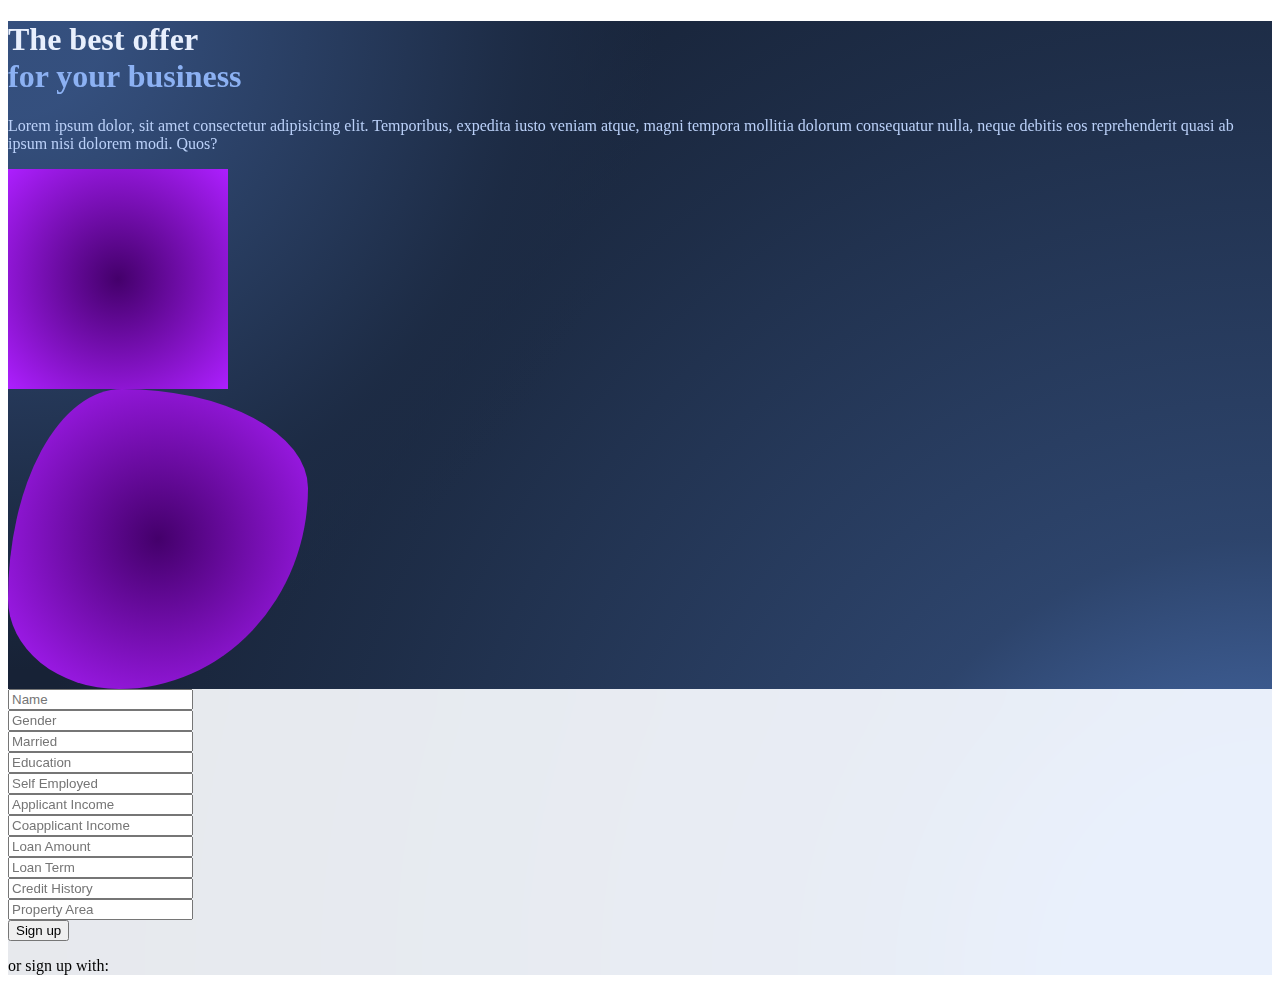
<file: Source Files/templates/loan_pred.html>
<!doctype html>
<html lang="en">
  <head>
    <meta charset="utf-8">
    <meta name="viewport" content="width=device-width, initial-scale=1">
    <title>Bootstrap demo</title>
    <link href="https://cdn.jsdelivr.net/npm/bootstrap@5.3.0-alpha1/dist/css/bootstrap.min.css" rel="stylesheet" integrity="sha384-GLhlTQ8iRABdZLl6O3oVMWSktQOp6b7In1Zl3/Jr59b6EGGoI1aFkw7cmDA6j6gD" crossorigin="anonymous">
  </head>
  <body>
    <!-- Section: Design Block -->
<section class="background-radial-gradient overflow-hidden">
  <style>
    .background-radial-gradient {
      background-color: hsl(218, 41%, 15%);
      background-image: radial-gradient(650px circle at 0% 0%,
          hsl(218, 41%, 35%) 15%,
          hsl(218, 41%, 30%) 35%,
          hsl(218, 41%, 20%) 75%,
          hsl(218, 41%, 19%) 80%,
          transparent 100%),
        radial-gradient(1250px circle at 100% 100%,
          hsl(218, 41%, 45%) 15%,
          hsl(218, 41%, 30%) 35%,
          hsl(218, 41%, 20%) 75%,
          hsl(218, 41%, 19%) 80%,
          transparent 100%);
    }

    #radius-shape-1 {
      height: 220px;
      width: 220px;
      top: -60px;
      left: -130px;
      background: radial-gradient(#44006b, #ad1fff);
      overflow: hidden;
    }

    #radius-shape-2 {
      border-radius: 38% 62% 63% 37% / 70% 33% 67% 30%;
      bottom: -60px;
      right: -110px;
      width: 300px;
      height: 300px;
      background: radial-gradient(#44006b, #ad1fff);
      overflow: hidden;
    }

    .bg-glass {
      background-color: hsla(0, 0%, 100%, 0.9) !important;
      backdrop-filter: saturate(200%) blur(25px);
    }
  </style>

  <div class="container px-4 py-5 px-md-5 text-center text-lg-start my-5">
    <div class="row gx-lg-5 align-items-center mb-5">
      <div class="col-lg-6 mb-5 mb-lg-0" style="z-index: 10">
        <h1 class="my-5 display-5 fw-bold ls-tight" style="color: hsl(218, 81%, 95%)">
          The best offer <br />
          <span style="color: hsl(218, 81%, 75%)">for your business</span>
        </h1>
        <p class="mb-4 opacity-70" style="color: hsl(218, 81%, 85%)">
          Lorem ipsum dolor, sit amet consectetur adipisicing elit.
          Temporibus, expedita iusto veniam atque, magni tempora mollitia
          dolorum consequatur nulla, neque debitis eos reprehenderit quasi
          ab ipsum nisi dolorem modi. Quos?
        </p>
      </div>

      <div class="col-lg-6 mb-5 mb-lg-0 position-relative">
        <div id="radius-shape-1" class="position-absolute rounded-circle shadow-5-strong"></div>
        <div id="radius-shape-2" class="position-absolute shadow-5-strong"></div>

        <div class="card bg-glass">
          <div class="card-body px-4 py-5 px-md-5">
            <form action="" method="post">
              <!-- 2 column grid layout with text inputs for the first and last names -->
               <div class="form-outline mb-4">
                <input type="email" id="form3Example3" class="form-control" placeholder="Name"/>
              
              </div>
              <div class="row">
                <div class="col-md-6 mb-4">
                  <div class="form-outline">
                    <input type="text" id="form3Example1" class="form-control" placeholder="Gender" name="Gender" id="Gender" />
                  
                  </div>
                </div>
                <div class="col-md-6 mb-4">
                  <div class="form-outline">
                    <input type="text" id="form3Example2" class="form-control" placeholder="Married" name="Married" id="Married" />
                  
                  </div>
                </div>
              </div>
                  <div class="row">
                <div class="col-md-6 mb-4">
                  <div class="form-outline">
                    <input type="text" id="form3Example1" class="form-control" placeholder="Education" name="Education" id="Education" />
                  
                  </div>
                </div>
                <div class="col-md-6 mb-4">
                  <div class="form-outline">
                    <input type="text" id="form3Example2" class="form-control" placeholder="Self Employed" name="Self_Employed" id="Self Employed" />
                  
                  </div>
                </div>
              </div>
    <div class="row">
                <div class="col-md-6 mb-4">
                  <div class="form-outline">
                    <input type="text" id="form3Example1" class="form-control" placeholder="Applicant Income" name="ApplicantIncome" id="ApplicantIncome" />
                  
                  </div>
                </div>
                <div class="col-md-6 mb-4">
                  <div class="form-outline">
                    <input type="text" id="form3Example2" class="form-control" placeholder="Coapplicant Income" name="CoapplicantIncome" id="CoapplicantIncome" />
                  
                  </div>
                </div>
              </div>
                  <div class="row">
                <div class="col-md-6 mb-4">
                  <div class="form-outline">
                    <input type="text" id="form3Example1" class="form-control" placeholder="Loan Amount" name="LoanAmount" id="LoanAmount" />
                  
                  </div>
                </div>
                <div class="col-md-6 mb-4">
                  <div class="form-outline">
                    <input type="text" id="form3Example2" class="form-control" placeholder="Loan Term" name="Loan_Amount_Term" id="Loan_Amount_Term" />
                  
                  </div>
                </div>
              </div>
              <!-- Email input -->
              <div class="form-outline mb-4">
                <input type="text" id="form3Example3" class="form-control" placeholder="Credit History" name="Credit_History" id="Credit_History" />
              
              </div>

              <!-- Password input -->
              <div class="form-outline mb-4">
                <input type="password" id="form3Example4" class="form-control" placeholder="Property Area" id="Property_Area" name="Property_Area" />
             
              </div>

              <!-- Checkbox -->
            

              <!-- Submit button -->
              <button type="submit" class="btn btn-primary btn-block mb-4">
                Sign up
              </button>

              <!-- Register buttons -->
              <div class="text-center">
                <p>or sign up with:</p>
               
              </div>
            </form>
          </div>
        </div>
      </div>
    </div>
  </div>
</section>
<!-- Section: Design Block -->
    <script src="https://cdn.jsdelivr.net/npm/bootstrap@5.3.0-alpha1/dist/js/bootstrap.bundle.min.js" integrity="sha384-w76AqPfDkMBDXo30jS1Sgez6pr3x5MlQ1ZAGC+nuZB+EYdgRZgiwxhTBTkF7CXvN" crossorigin="anonymous"></script>
  </body>
</html>
</file>
<file: Source Files/Dashboard-WeGrow/css/style.css>
/********** Template CSS **********/
:root {
    --primary: #F3F6F9;
    --light: #F3F6F9;
    --dark: #191C24;
    --salmon:#FFA384;
    --freesia:#EFE7BC;
    --aquamarine:#F3F6F9;
    --babyblue:#E7F2F8;

}

.back-to-top {
    position: fixed;
    display: none;
    right: 45px;
    bottom: 45px;
    z-index: 99;
}


/*** Spinner ***/
#spinner {
    opacity: 0;
    visibility: hidden;
    transition: opacity .5s ease-out, visibility 0s linear .5s;
    z-index: 99999;
}

#spinner.show {
    transition: opacity .5s ease-out, visibility 0s linear 0s;
    visibility: visible;
    opacity: 1;
}


/*** Button ***/
.btn {
    transition: .5s;
}

.btn.btn-primary {
    color: #FFFFFF;
}

.btn-square {
    width: 38px;
    height: 38px;
}

.btn-sm-square {
    width: 32px;
    height: 32px;
}

.btn-lg-square {
    width: 48px;
    height: 48px;
}

.btn-square,
.btn-sm-square,
.btn-lg-square {
    padding: 0;
    display: inline-flex;
    align-items: center;
    justify-content: center;
    font-weight: normal;
    border-radius: 50px;
}


/*** Layout ***/
.sidebar {
    position: fixed;
    top: 0;
    left: 0;
    bottom: 0;
    width: 250px;
    height: 100vh;
    overflow-y: auto;
    background: var(--light);
    transition: 0.5s;
    z-index: 999;
}

.content {
    margin-left: 250px;
    min-height: 100vh;
    background: #FFFFFF;
    transition: 0.5s;
}

@media (min-width: 992px) {
    .sidebar {
        margin-left: 0;
    }

    .sidebar.open {
        margin-left: -250px;
    }

    .content {
        width: calc(100% - 250px);
    }

    .content.open {
        width: 100%;
        margin-left: 0;
    }
}

@media (max-width: 991.98px) {
    .sidebar {
        margin-left: -250px;
    }

    .sidebar.open {
        margin-left: 0;
    }

    .content {
        width: 100%;
        margin-left: 0;
    }
}


/*** Navbar ***/
.sidebar .navbar .navbar-nav .nav-link {
    padding: 7px 20px;
    color: var(--dark);
    font-weight: 500;
    border-left: 3px solid var(--light);
    border-radius: 0 30px 30px 0;
    outline: none;
}

.sidebar .navbar .navbar-nav .nav-link:hover,
.sidebar .navbar .navbar-nav .nav-link.active {
    color: var(--primary);
    background: #FFFFFF;
    border-color: var(--primary);
}

.sidebar .navbar .navbar-nav .nav-link i {
    width: 40px;
    height: 40px;
    display: inline-flex;
    align-items: center;
    justify-content: center;
    background: #FFFFFF;
    border-radius: 40px;
}

.sidebar .navbar .navbar-nav .nav-link:hover i,
.sidebar .navbar .navbar-nav .nav-link.active i {
    background: var(--light);
}

.sidebar .navbar .dropdown-toggle::after {
    position: absolute;
    top: 15px;
    right: 15px;
    border: none;
    content: "\f107";
    font-family: "Font Awesome 5 Free";
    font-weight: 900;
    transition: .5s;
}

.sidebar .navbar .dropdown-toggle[aria-expanded=true]::after {
    transform: rotate(-180deg);
}

.sidebar .navbar .dropdown-item {
    padding-left: 25px;
    border-radius: 0 30px 30px 0;
}

.content .navbar .navbar-nav .nav-link {
    margin-left: 25px;
    padding: 12px 0;
    color: var(--dark);
    outline: none;
}

.content .navbar .navbar-nav .nav-link:hover,
.content .navbar .navbar-nav .nav-link.active {
    color: var(--primary);
}

.content .navbar .sidebar-toggler,
.content .navbar .navbar-nav .nav-link i {
    width: 40px;
    height: 40px;
    display: inline-flex;
    align-items: center;
    justify-content: center;
    background: #FFFFFF;
    border-radius: 40px;
}

.content .navbar .dropdown-toggle::after {
    margin-left: 6px;
    vertical-align: middle;
    border: none;
    content: "\f107";
    font-family: "Font Awesome 5 Free";
    font-weight: 900;
    transition: .5s;
}

.content .navbar .dropdown-toggle[aria-expanded=true]::after {
    transform: rotate(-180deg);
}

@media (max-width: 575.98px) {
    .content .navbar .navbar-nav .nav-link {
        margin-left: 15px;
    }
}


/*** Date Picker ***/
.bootstrap-datetimepicker-widget.bottom {
    top: auto !important;
}

.bootstrap-datetimepicker-widget .table * {
    border-bottom-width: 0px;
}

.bootstrap-datetimepicker-widget .table th {
    font-weight: 500;
}

.bootstrap-datetimepicker-widget.dropdown-menu {
    padding: 10px;
    border-radius: 2px;
}

.bootstrap-datetimepicker-widget table td.active,
.bootstrap-datetimepicker-widget table td.active:hover {
    background: var(--primary);
}

.bootstrap-datetimepicker-widget table td.today::before {
    border-bottom-color: var(--primary);
}


/*** Testimonial ***/
.progress .progress-bar {
    width: 0px;
    transition: 2s;
}


/*** Testimonial ***/
.testimonial-carousel .owl-dots {
    margin-top: 24px;
    display: flex;
    align-items: flex-end;
    justify-content: center;
}

.testimonial-carousel .owl-dot {
    position: relative;
    display: inline-block;
    margin: 0 5px;
    width: 15px;
    height: 15px;
    border: 5px solid var(--primary);
    border-radius: 15px;
    transition: .5s;
}

.testimonial-carousel .owl-dot.active {
    background: var(--dark);
    border-color: var(--primary);
}
</file>
<file: Source Files/Reg-pages/Reg-pages/Login Page/style.css>
:root{
  --link-color: #6C4BB4;
  --primary-color-opacity: #e9d5ff;
  --white-shade: #f0f8ff;
  --secondary-color:#1e293b;
  --primary-padding: 8px;
  --pilled-shape-radius: 40px;
  --color1: #74BDCB;
  --color2: #FFA384;;
  --primary-gradient: linear-gradient(to right,var(--color2), var(--color1))
}


body{
  min-height: 100vh;
  display: flex;
  justify-content: center;
  align-items: center;
  font-family: sans-serif;
  background: linear-gradient(to right,#74BDCB, #FFA384);
}
#submit-btn button{
height: 50px;
padding: 10px;
}

.container{
  padding: 15px;
  border-radius: 10px;
  box-shadow: 2px 2px 10px #353636;
  background: #fff;
  width: 40vw;
  height: 84vh;
  font-size: large;
  padding: 50px;
  margin-bottom: 20px;
}
.item-container{
  display: flex;
  justify-content: center;
  align-items: center;
}
.log-in{
  font-size: 35px;
  color: var(--secondary-color);
}
.log-in::after{
  content: "";
  display: block;
  width: 60%;
  height: 3px;
  margin-top: 8px;
  background: var(--primary-gradient);
  margin-inline: auto;
}
.form-input{
  display: flex;
  flex-direction: column;
  margin-bottom: 10px;

}
.form-input input{
  border: #060708 solid 2px;
}

input[type="text"], input[type="password"]{
  padding: var(--primary-padding);
  width: 300px;
  border-radius: var(--pilled-shape-radius);
  border: none;
  background: #E7FDF0;
  color: var(--secondary-color);
  outline: none;
  border: 1px solid transparent;
}
@media only screen and (max-width: 300px) {
  input[type="text"], input[type="password"] {
      width: 200px;
  }
}
input[type="text"]:focus-visible, input[type="password"]:focus-visible{
  border: 1px solid var(--color1);
  background: transparent;
}
.label{
  color: var(--secondary-color);
  margin-bottom: 3px;
}
.display-space-between{
  display: flex;
  justify-content: space-between;
  align-items: center;
  margin: 10px 0 10px 0;
}

.item-container button{
  border-radius: 50%;
  border: none;
  padding: 5px;
  background: transparent;
  margin-left: 20px;
  display: flex;
  justify-content: center;
  align-items: center;
  box-shadow: 2px 2px 5px #353636;
}

button[type="submit"]{
  width: 100%;
  padding: var(--primary-padding);
  border-radius: var(--pilled-shape-radius);
  border: none;
  background: var(--primary-gradient);
  color: var(--white-shade);
  margin: 10px 0 10px 0;
}
.chekbox-label{
  font-size: 14px;
}

a{
  text-decoration: none;
  color: var(--link-color);
  font-size: 14px;
}
</file>
<file: Source Files/css/chat.css>
.chat-bar-collapsible {
  
    position: fixed;
   
    bottom: 0;
    right: 20px;
   
}

.collapsible {
    background-color:  #74BDCB;
    color: white;
    cursor: pointer;
    padding: 10px;
    width: 250px;
    text-align: left;
    outline: none;
    font-size: 16px;
    border-radius: 10px 10px 0px 0px;
    border: 3px solid white;
    border-bottom: none;
}

.content {
    max-height: 0;
    overflow: hidden;
    transition: max-height 0.2s ease-out;
    background-color: #f1f1f1;
}

.full-chat-block {
    width: 250px;
    background: white;
    text-align: center;
    overflow: auto;
    scrollbar-width: none;
    height: max-content;
    transition: max-height 0.2s ease-out;
}

.outer-container {
    min-height: 500px;
    bottom: 0%;
    position: relative;
}

.chat-container {
    max-height: 500px;
    width: 100%;
    position: absolute;
    bottom: 0;
    left: 0;
    scroll-behavior: smooth;
    hyphens: auto;
}

.chat-container::-webkit-scrollbar {
    display: none;
}

.chat-bar-input-block {
    display: flex;
    float: left;
    box-sizing: border-box;
    justify-content: space-between;
    width: 100%;
    align-items: center;
    background-color: rgb(235, 235, 235);
    border-radius: 10px 10px 0px 0px;
    padding: 10px 0px 10px 10px;
}

.chat-bar-icons {
    display: flex;
    justify-content: space-evenly;
    box-sizing: border-box;
    width: 25%;
    float: right;
    font-size: 16px;
}

#chat-icon:hover {
    opacity: .7;
}

/* Chat bubbles */

#userInput {
    width: 75%;
}

.input-box {
    float: left;
    border: none;
    box-sizing: border-box;
    width: 100%;
    border-radius: 10px;
    padding: 10px;
    font-size: 13px;
    color: #000;
    background-color: white;
    outline: none
}

.userText {
    color: white;
    font-family: Helvetica;
    font-size: 16px;
    font-weight: normal;
    text-align: right;
    clear: both;
}

.userText span {
    line-height: 1.5em;
    display: inline-block;
    background:#74BDCB;
    padding: 10px;
    border-radius: 8px;
    border-bottom-right-radius: 2px;
    max-width: 80%;
    margin-right: 10px;
    animation: floatup .5s forwards
}

.botText {
    color: #000;
    font-family: Helvetica;
    font-weight: normal;
    font-size: 13px;
    text-align: left;
}

.botText span {
    line-height: 1.5em;
    display: inline-block;
    background: #e0e0e0;
    padding: 10px;
    border-radius: 8px;
    border-bottom-left-radius: 2px;
    max-width: 80%;
    margin-left: 10px;
    animation: floatup .5s forwards
}

@keyframes floatup {
    from {
        transform: translateY(14px);
        opacity: .0;
    }
    to {
        transform: translateY(0px);
        opacity: 1;
    }
}

@media screen and (max-width:600px) {
    .full-chat-block {
        width: 100%;
        border-radius: 0px;
    }
    .chat-bar-collapsible {
        position: fixed;
        bottom: 0;
        right: 0;
        width: 100%;
    }
    .collapsible {
        width: 100%;
        border: 0px;
        border-top: 3px solid white;
        border-radius: 0px;
    }
}
</file>
